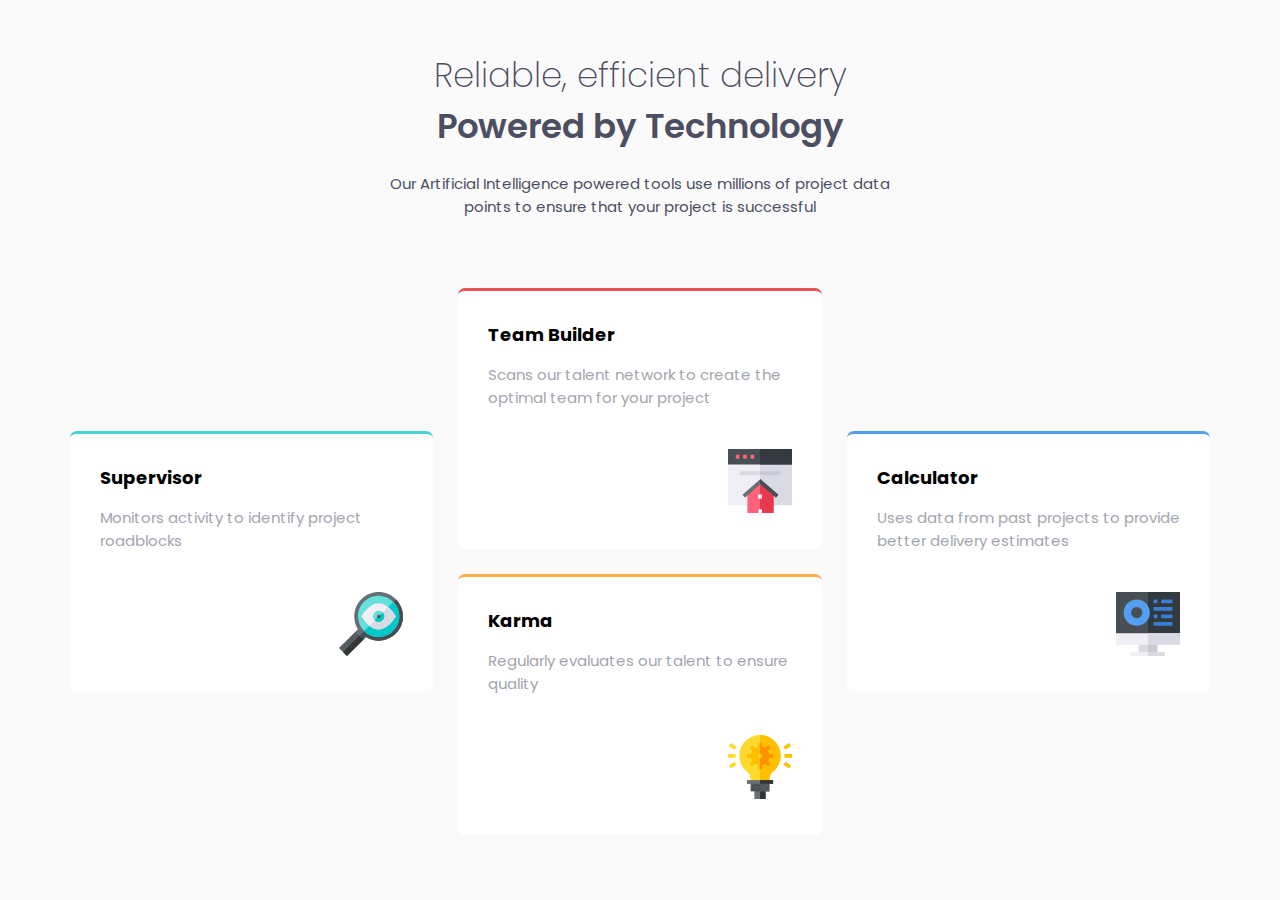
<file: Frontend_Mentor-Task/four-card-feature-section-master/index.html>
<!DOCTYPE html>
<html lang="en">
<head>
  <meta charset="UTF-8">
  <meta name="viewport" content="width=device-width, initial-scale=1.0">
  <!-- displays site properly based on user's device -->
  <link rel="icon" type="image/png" sizes="32x32" href="./images/favicon-32x32.png">
  <link rel="preconnect" href="https://fonts.googleapis.com">
  <link rel="preconnect" href="https://fonts.gstatic.com" crossorigin>
  <link href="https://fonts.googleapis.com/css2?family=Poppins:wght@200;400;600&display=swap" rel="stylesheet">
  <title>Frontend Mentor | Four card feature section</title>
  <link rel="stylesheet" href="./css/style.css">
</head>
<body>
  <div class="wrapper">
    <header class="header">
      <h3 class="header_title"> Reliable, efficient delivery</h3>
      <h2 class="main_title">Powered by Technology</h2>
      <p class="header_text">
        Our Artificial Intelligence powered tools use millions of project data <br> points
        to ensure that your project is successful</p>
    </header>

    <main class="card_box">
      <div class="box box_one">
        <div class="box_text">
          <h4> Supervisor</h4>
          <p>Monitors activity to identify project roadblocks</p>
        </div>
        <img  class="img" src="./images/icon-supervisor.svg" alt="supervisor">
      </div>
      <div class="box_container">
        <div class="box box_two">
          <div class="box_text">
            <h4>Team Builder</h4>
            <p>Scans our talent network to create the optimal team for your project
            </p>
          </div>
          <img class="img" src="./images/icon-team-builder.svg" alt="team-builder">
        </div>
        <div class=" box box_three">
          <div class="box_text">
            <h4>Karma</h4>
            <p>Regularly evaluates our talent to ensure quality
            </p>
          </div>
          <img  class="img" src="./images/icon-karma.svg" alt="karma">
        </div>
      </div>
      <div class="box box_four">
        <div class="box_text">
          <h4>Calculator</h4>
          <p>Uses data from past projects to provide better delivery estimates
          </p>
        </div>
        <img  class="img" src="./images/icon-calculator.svg" alt="calculator">
      </div>
    </main>
  </div>
</body>
</html>
</file>
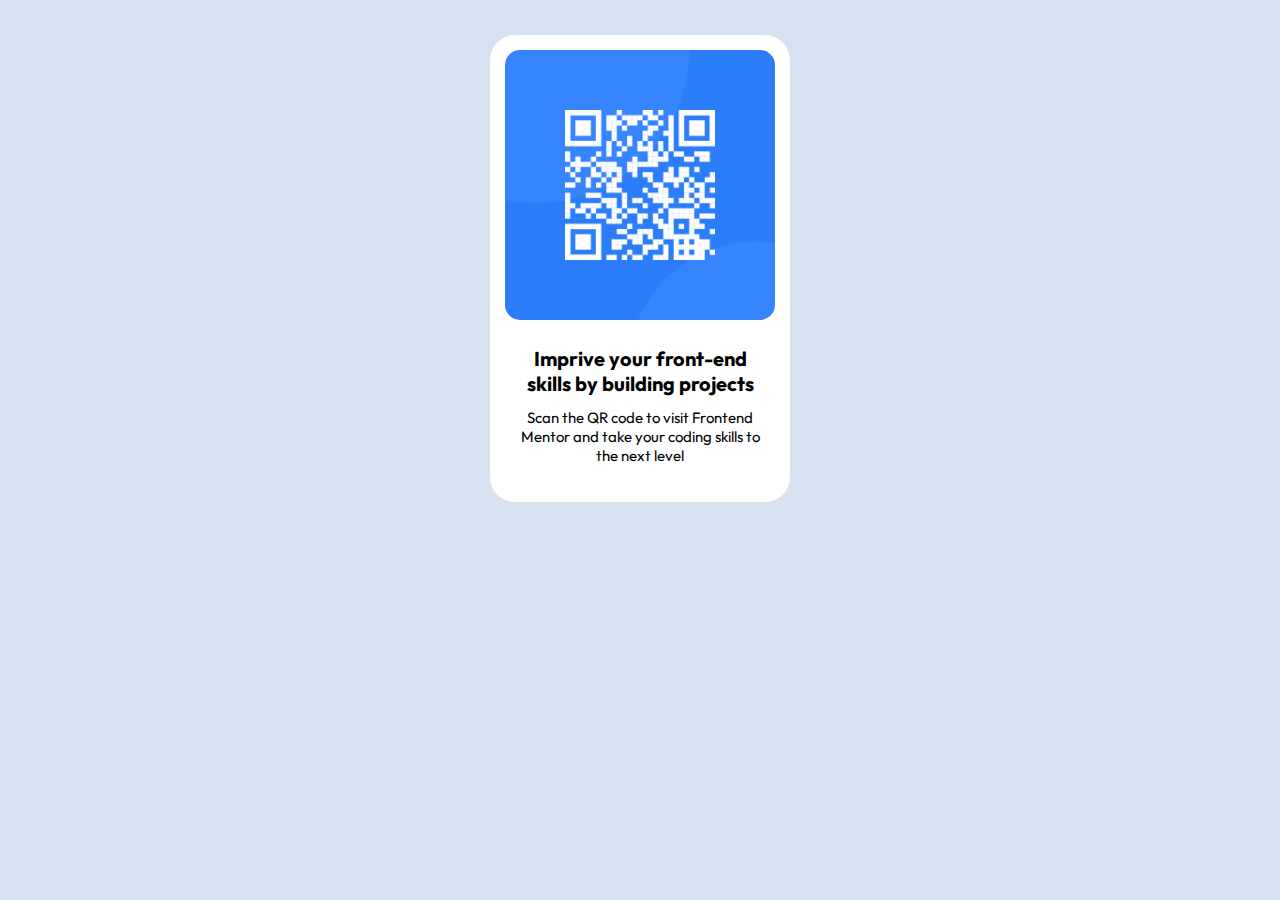
<file: Frontend_Mentor-Task/qr-code-component-main/index.html>
<!DOCTYPE html>
<html lang="en">
<head>
  <meta charset="UTF-8">
  <meta name="viewport" content="width=device-width, initial-scale=1.0">
  <!-- displays site properly based on user's device -->
  <title>Frontend Mentor | QR code component</title>
  <link rel="icon" type="image/png" sizes="32x32" href="./images/favicon-32x32.png">
  <link rel="preconnect" href="https://fonts.googleapis.com">
  <link rel="preconnect" href="https://fonts.gstatic.com" crossorigin>
  <link href="https://fonts.googleapis.com/css2?family=Outfit:wght@400;700&display=swap" rel="stylesheet">
  <link rel="stylesheet" href="./css/style.css">
</head>

<body>

  <header class="container">
    <div class="header">
      <img class="hero_image" src="./images/image-qr-code.png" alt="QR code">
    </div>
    <div class="header_text">
      <h2 class="hero_title">Imprive your front-end skills by building projects</h2>
      <p class="hero_text">Scan the QR code to visit Frontend Mentor and take your coding skills to the next level<p>
    </div>
  </header>















    <!-- Improve your front-end skills by building projects

  Scan the QR code to visit Frontend Mentor and take your coding skills to the next level -->

    <!-- <div class="attribution">
    Challenge by <a href="https://www.frontendmentor.io?ref=challenge" target="_blank">Frontend Mentor</a>.
    Coded by <a href="#">Your Name Here</a>.
  </div> -->
</body>

</html>
</file>
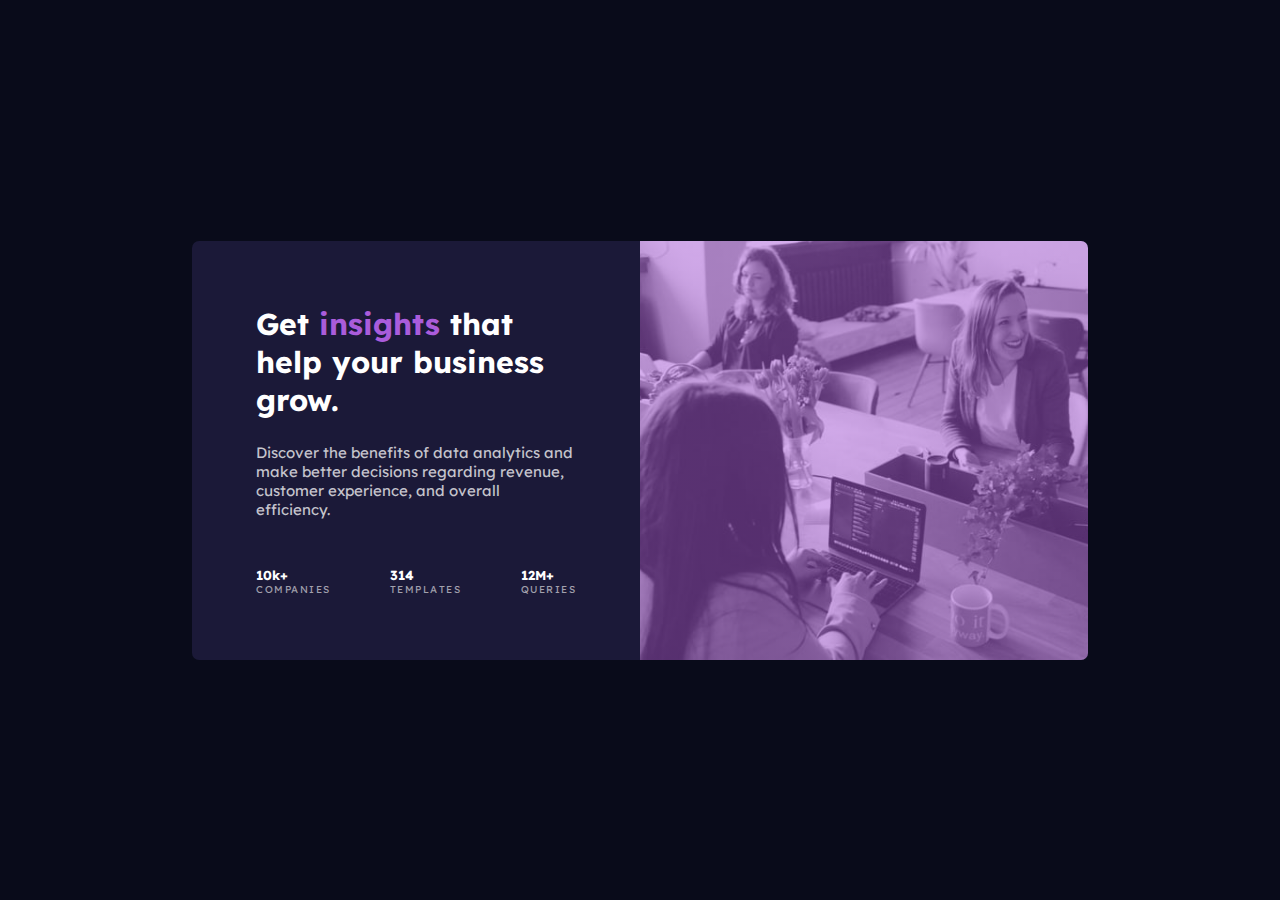
<file: Frontend_Mentor-Task/stats-preview-card-component-main/index.html>
<!DOCTYPE html>
<html lang="en">

<head>
  <meta charset="UTF-8">
  <meta name="viewport" content="width=device-width, initial-scale=1.0">
  <!-- displays site properly based on user's device -->
  <link rel="icon" type="image/png" sizes="32x32" href="./images/favicon-32x32.png">
  <title>Frontend Mentor | Stats preview card component</title>
  <link rel="preconnect" href="https://fonts.googleapis.com">
  <link rel="preconnect" href="https://fonts.gstatic.com" crossorigin>
  <link href="https://fonts.googleapis.com/css2?family=Inter:wght@400;700&family=Lexend+Deca&display=swap"
    rel="stylesheet">
  <link rel="stylesheet" href="./css/style.css">
</head>

<body>
  <div class="wrapper">
    <div class="card">
      <div class="description">
        <h1>Get <span>insights</span> that help your business grow.</h1>
        <p>
          Discover the benefits of data analytics and make better decisions
          regarding revenue, customer experience, and overall efficiency.
        </p>
        <div class="stats">
          <div class="companies">
            <div class="number">10k+</div>
            <div class="name">companies</div>
          </div>
          <div class="templates">
            <div class="number">314</div>
            <div class="name">templates</div>
          </div>
          <div class="queries">
            <div class="number">12M+</div>
            <div class="name">queries</div>
          </div>
        </div>
      </div>
      <div class="card_img"></div>
    </div>
  </div>
</body>

</html>
</file>
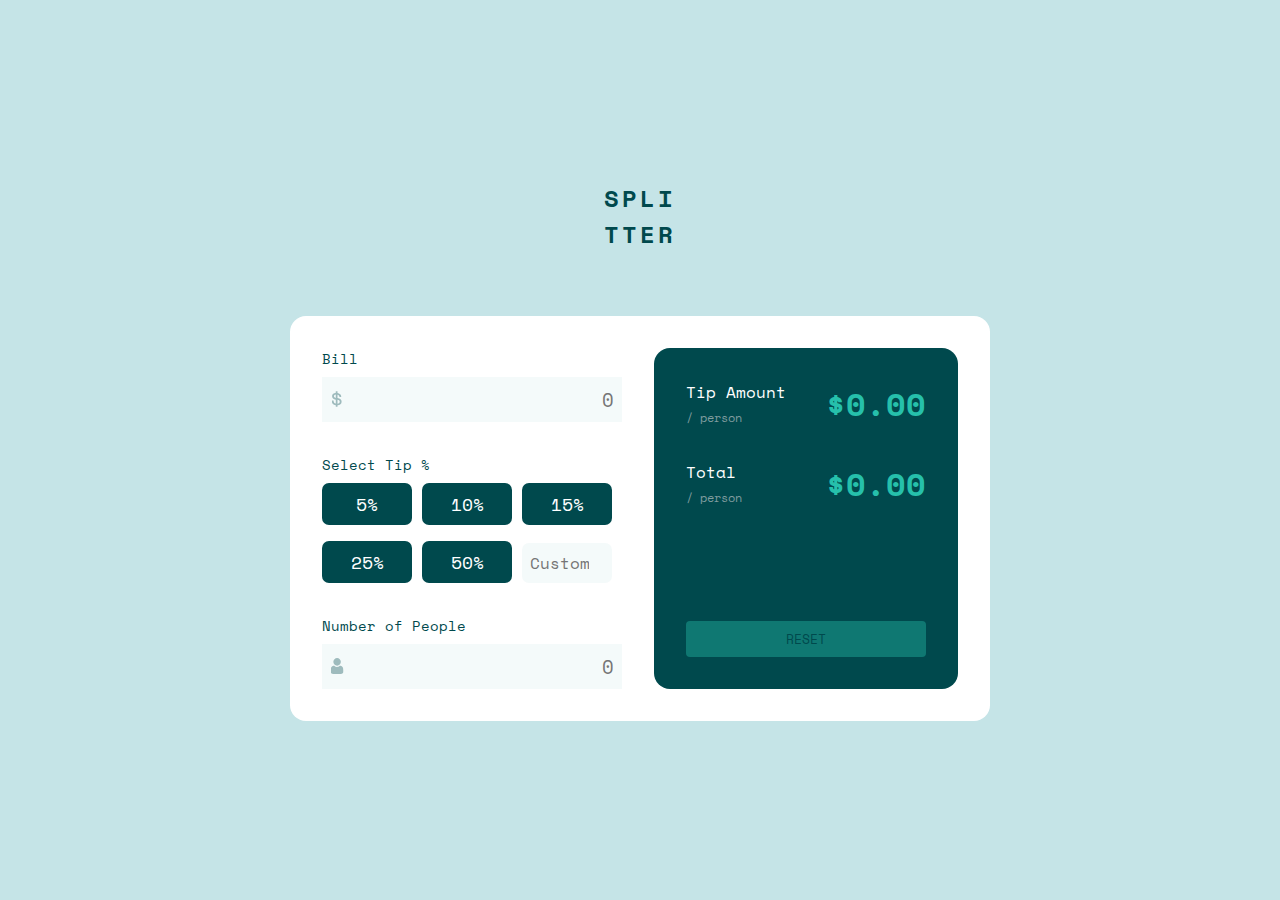
<file: Frontend_Mentor-Task/tip-calculator-app-main/index.html>
<!DOCTYPE html>
<html lang="en">
  <head>
    <meta charset="UTF-8" />
    <meta name="viewport" content="width=device-width, initial-scale=1.0" />
    <link
      rel="icon"
      type="image/png"
      sizes="32x32"
      href="./images/favicon-32x32.png"
    />
    <title>Frontend Mentor | Tip calculator app</title>
    <link rel="stylesheet" href="./css/style.css" />
  </head>
  <body>
    <h2 class="title">
      spli <br />
      tter
    </h2>
    <div class="card">
      <div class="card-container">
        <div class="inputs-section">
          <div class="bill-sec">
            <label for="bill">Bill</label>
            <div class="bill-input">
              <input type="text" placeholder="0" id="bill" />
              <img src="./images/icon-dollar.svg" alt="person" />
            </div>
          </div>
          <div class="tip-sec">
            <label for="tip">Select Tip %</label>
            <div class="tip-btns">
              <div>
                <button>5%</button>
                <button>10%</button>
                <button>15%</button>
              </div>
              <div>
                <button>25%</button>
                <button>50%</button>
                <input type="number" placeholder="Custom" id="custom"/>
              </div>
            </div>
          </div>
          <div class="people-sec">
            <label for="people">Number of People</label>
            <div class="people-input">
              <input type="text" placeholder="0" id="people" />
              <img src="./images/icon-person.svg" alt="person" />
            </div>
          </div>
        </div>
        <div class="outputs-section">
          <div class="tip-amount">
            <p>Tip Amount<br /><span>/ person</span></p>
            <h2 id="tipAmount">$0.00</h2>
          </div>
          <div class="total">
            <p>Total<br /><span>/ person</span></p>
            <h2 id="total">$0.00</h2>
          </div>
          <button class="reset-btn" id="resetBtn">Reset</button>
        </div>
      </div>
    </div>
    <script src="./js/script.js"></script>
  </body>
</html>
</file>
<file: Frontend_Mentor-Task/four-card-feature-section-master/css/style.css>
* {
    margin: 0;
    padding: 0;
    box-sizing: border-box;
}

body {
    font-family: 'Poppins', sans-serif;
    font-size: 15px;
    background-color: hsl(0, 0%, 98%);
    color: hsl(229, 6%, 66%);
}

.wrapper {
    max-width: 1200px;
    margin: 0 auto;
    padding: 50px 30px;
}

.header {
    text-align: center;
}

.header_title, .main_title {
    font-size: 34px;
    color: hsl(234, 12%, 34%);
}

.header_title {
    font-weight: 200;
}

.main_title {
    font-weight: 600;
}

.header_text {
    margin-top: 20px;
    color: hsl(234, 12%, 34%);
}

.card_box {
    display: grid;
    margin-top: 70px;
    grid-template-columns: repeat(3,1fr);
    gap: 25px;

}

.box_container {
    display: flex;
    flex-direction: column;
    gap: 25px;
}

.box_one, .box_four {
    align-self: center;
}

.box {
    padding: 30px;
    border-radius: 7px;
    text-align: right;
    background-color: rgb(255, 255, 255);

}

.box_one {
    border-top: 3px solid hsl(180, 62%, 55%);
}

.box_two {
    border-top: 3px solid hsl(0, 78%, 62%);
}

.box_three {
    border-top: 3px solid hsl(34, 97%, 64%);
}

.box_four {
    border-top: 3px solid hsl(212, 86%, 64%);
}

.box_text {
    padding-bottom: 40px;
    text-align: left;

}

.box_text h4 {
    margin-bottom: 15px;
    font-size: 18px;
    font-weight: 700;
    color: rgb(0, 0, 0);



}

@media only screen and (max-width: 768px) {
    .card_box {
        grid-template-columns: 1fr;
    }

    body {
        font-size: 13px;
    }

    .main_title, .header_title {
        font-size: 22px;
    }

    .box {
        padding: 20px;
    }

    .box_text {
        padding-bottom: 30px;
    }
}
</file>
<file: Frontend_Mentor-Task/qr-code-component-main/css/style.css>
* {
    margin: 0;
    padding: 0;
    box-sizing: border-box;
}

html {
    background-color: hsl(212, 45%, 89%);
    font-family: 'Outfit', sans-serif;
    height: 100vh;
    width: 100vw;
}


body {
    display: flex;
    justify-content: center;
    align-items: center;
    flex-direction: column;
}

.container {
    margin: 35px;
    padding: 15px;
    max-width: 300px;
    background-color: hsl(0, 0%, 100%);
    border-radius: 25px;

}

.hero_image {
    max-width: 100%;
    border-radius: 15px;
}

.header_text {
    padding: 22px 10px;
    text-align: center;
}

.hero_title {
    margin-bottom: 12px;
    font-size: 20px;
}

.hero_text {
    font-size: 15px;
}
</file>
<file: Frontend_Mentor-Task/stats-preview-card-component-main/css/style.css>
* {
  margin: 0;
  padding: 0;
  box-sizing: border-box;

}

body {
  font-family: "Inter", sans-serif;
  font-family: 'Lexend Deca', sans-serif;
  font-size: 15px;
}

.wrapper {
  display: flex;
  align-items: center;
  justify-content: center;
  width: 100vw;
  height: 100vh;
  background: hsl(233, 47%, 7%);
  color: white;

}

.card {
  display: flex;
  width: 70vw;
  background: hsl(244, 38%, 16%);
  border-radius: 7px;

}

.card .description {
  padding: 4rem;
  width: 50%;
}

.card .description h1 {
  font-size: 30px;
}

.card .description h1 span {
  font-size: 30px;
  font-weight: 700;
  color: hsl(277, 64%, 61%);

}

.card .description p {
  margin: 1.5rem 0 3rem 0;
  color: hsla(0, 0%, 100%, 0.75);

}

.card .stats {
  display: flex;
  justify-content: space-between;
}

.card .stats .number {
  font-size: 13px;
  font-weight: 700;
}

.card .stats .name {
  font-size: 10px;
  text-transform: uppercase;
  letter-spacing: 1.5px;
  color: hsla(0, 0%, 100%, 0.6);

}

.card .card_img {
  width: 50%;
  background: linear-gradient(0deg,
      hsla(277, 64%, 61%, 0.5) 0%,
      hsla(277, 64%, 61%, 0.5) 100%),
    url('../images/image-header-desktop.jpg');
  background-position: center;
  background-repeat: no-repeat;
  background-size: cover;
  border-radius: 0 7px 7px 0;
}

@media (max-width:375px) {
  .card {
    flex-direction: column-reverse;
    justify-content: space-between;
    width: 90vw;
    height: 90vh;
  }

  .card .description {
    padding: 15px;
    width: auto;
    height: 70%;
    text-align: center;
  }

  .card .card_img {
    height: 40%;
    width: 100%;
    background: linear-gradient(0deg,
        hsla(277, 64%, 61%, 0.5) 0%,
        hsla(277, 64%, 61%, 0.5) 100%),
      url('../images/image-header-mobile.jpg');
    background-position: center;
    background-repeat: no-repeat;
    background-size: cover;
    border-radius: 0 7px 7px 0;
  }

  .card .stats .companies,
  .card .stats .templates,
  .card .stats .queries {
    margin-bottom: 2rem;
  }
}
</file>
<file: Frontend_Mentor-Task/tip-calculator-app-main/css/style.css>
@import url("https://fonts.googleapis.com/css2?family=Space+Mono:wght@700&display=swap");
:root {
  --Strong-cyan: hsl(172, 67%, 45%);
  --Very-dark-cyan: hsl(183, 100%, 15%);
  --Dark-grayish-cyan: hsl(186, 14%, 43%);
  --Grayish-cyan: hsl(184, 14%, 56%);
  --Light-grayish-cyan: hsl(185, 41%, 84%);
  --Very-light-grayish-cyan: hsl(189, 41%, 97%);
  --White: hsl(0, 0%, 100%);
}
* {
  font-family: "Space Mono", monospace;
  padding: 0;
  margin: 0;
  box-sizing: border-box;
}
body {
  min-height: 100vh;
  display: flex;
  align-items: center;
  justify-content: center;
  flex-direction: column;
  background-color: var(--Light-grayish-cyan);
  gap: 4rem;
}
.title {
  color: var(--Very-dark-cyan);
  text-transform: uppercase;
  letter-spacing: 3px;
}
.card {
  background-color: var(--White);
  width: 700px;
  border-radius: 1rem;
}
.card-container {
  display: flex;

  padding: 2rem;
  gap: 2rem;
}
.inputs-section,
.outputs-section {
  width: 50%;
  display: flex;
  flex-direction: column;
}
.outputs-section {
  background-color: var(--Very-dark-cyan);
  border-radius: 1rem;
  padding: 2rem;
}
.bill-sec,
.tip-sec,
.people-sec {
  display: flex;
  flex-direction: column;
  gap: 0.5rem;
}
.inputs-section {
  gap: 2rem;
}
label {
  color: var(--Very-dark-cyan);
  font-size: 14px;
}
.bill-input,
.people-input {
  position: relative;
}
.bill-input input,
.people-input input {
  width: 100%;
  text-align: right;
  padding: 0.5rem;
  border: none;
  font-size: 1.2rem;
  color: var(--Very-dark-cyan);
  background-color: var(--Very-light-grayish-cyan);
  outline-color: var(--Strong-cyan);
}
.bill-input img,
.people-input img {
  position: absolute;
  top: 50%;
  left: 5%;
  transform: translate(-50%, -50%);
}
.tip-btns {
  display: flex;
  flex-direction: column;
  width: 100%;
  gap: 1rem;
}
.tip-btns button {
  width: 90px;
  color: var(--White);
  background-color: var(--Very-dark-cyan);
  border: none;
  padding: 0.5rem;
  cursor: pointer;
  border-radius: 7px;
  font-size: 1.1rem;
}
.tip-btns button:hover {
  background-color: var(--Strong-cyan);
  color: var(--Very-dark-cyan);
}
.selected {
  background-color: var(--Strong-cyan) !important;
  color: var(--Very-dark-cyan) !important;
}
.tip-btns input {
  width: 90px;
  padding: 0.5rem;
  text-align: center;
  font-size: 1rem;
  border: none;
  background-color: var(--Very-light-grayish-cyan);
  border-radius: 7px;
  outline-color: var(--Strong-cyan);
}
.outputs-section {
  gap: 2rem;
}
.tip-amount,
.total {
  display: flex;
  align-items: center;
  justify-content: space-between;
}
.tip-amount h2,
.total h2 {
  color: var(--Strong-cyan);
  font-size: 2rem;
}
.tip-amount p,
.total p {
  color: white;
}
.tip-amount span,
.total span {
  font-size: 12px;
  color: var(--Grayish-cyan);
}
.reset-btn {
  margin-top: auto;
  padding: 0.5rem;
  text-transform: uppercase;
  background-color: var(--Strong-cyan);
  border: none;
  border-radius: 4px;
  cursor: pointer;
  color: var(--Very-dark-cyan);
  opacity: 40%;
}
.reset-btn:hover {
  opacity: 100%;
}
@media screen and (max-width: 750px) {
  body {
    align-items: center;
    justify-content: flex-start;
    padding-top: 2rem;
    gap: 0;
  }
  .inputs-section,
  .outputs-section {
    width: 100%;
  }
  .card {
    width: 100%;
    margin-top: auto;
  }
  .card-container {
    flex-direction: column;
    align-items: center;
  }
  .tip-btns {
    flex-direction: row;
    justify-content: space-between;
  }
  .tip-btns div button {
    width: 130px;
  }
  .tip-btns input {
    width: 130px;
  }
  .tip-btns div {
    display: flex;
    flex-direction: column;
    gap: 1rem;
  }
}
</file>
